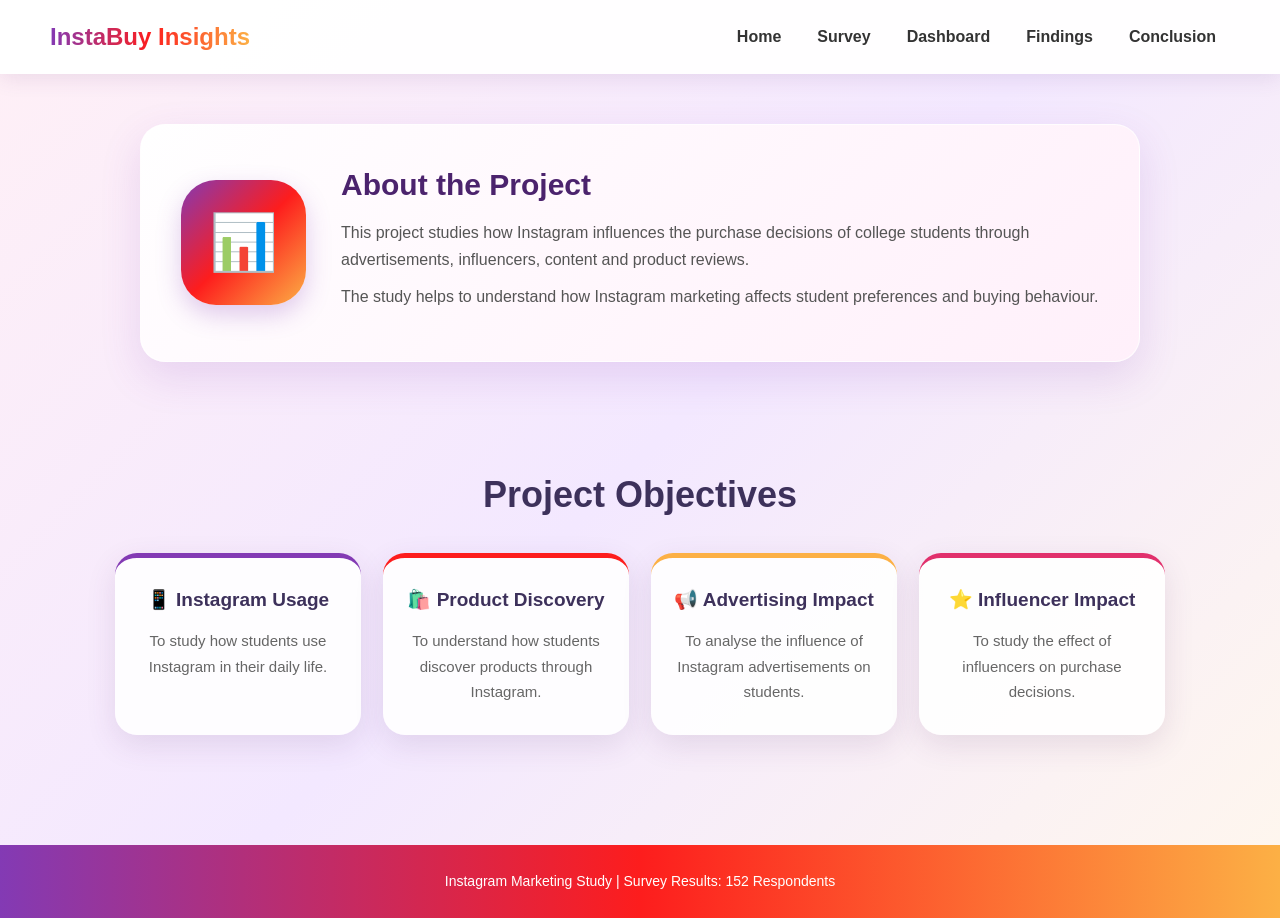
<file: index.html>
<!DOCTYPE html>
<html lang="en">

<head>
    <meta charset="UTF-8">
    <meta name="viewport" content="width=device-width, initial-scale=1.0">

    <title>InstaBuy Insights</title>

    <link rel="stylesheet" href="style.css">
</head>

<body>

    <!-- Navigation Bar -->

    <nav>
        <h2>InstaBuy Insights</h2>

        <div>
    <a href="index.html">Home</a>
    <a href="survey.html">Survey</a>
    <a href="dashboard.html">Dashboard</a>
    <a href="findings.html">Findings</a>
    <a href="conclusion.html">Conclusion</a>
</div>
    </nav>


<!-- About the Project -->

<section class="about-section">

    <div class="about-card">

        <div class="about-icon">
            📊
        </div>

        <div class="about-content">

            <h2>About the Project</h2>

            <p>
                This project studies how Instagram influences
                the purchase decisions of college students through
                advertisements, influencers, content and product reviews.
            </p>

            <p>
                The study helps to understand how Instagram marketing
                affects student preferences and buying behaviour.
            </p>

        </div>

    </div>

</section>



    <!-- Objectives -->

    <section class="objectives">

        <h2>Project Objectives</h2>

        <div class="objective-container">

            <div class="objective-card">
                <h3>📱 Instagram Usage</h3>
                <p>
                    To study how students use Instagram in their daily life.
                </p>
            </div>

            <div class="objective-card">
                <h3>🛍️ Product Discovery</h3>
                <p>
                    To understand how students discover products through Instagram.
                </p>
            </div>

            <div class="objective-card">
                <h3>📢 Advertising Impact</h3>
                <p>
                    To analyse the influence of Instagram advertisements on students.
                </p>
            </div>

            <div class="objective-card">
                <h3>⭐ Influencer Impact</h3>
                <p>
                    To study the effect of influencers on purchase decisions.
                </p>
            </div>

        </div>

    </section>


    <footer>

        <p>
            Instagram Marketing Study | Survey Results: 152 Respondents
        </p>

    </footer>

</body>

</html>
</file>
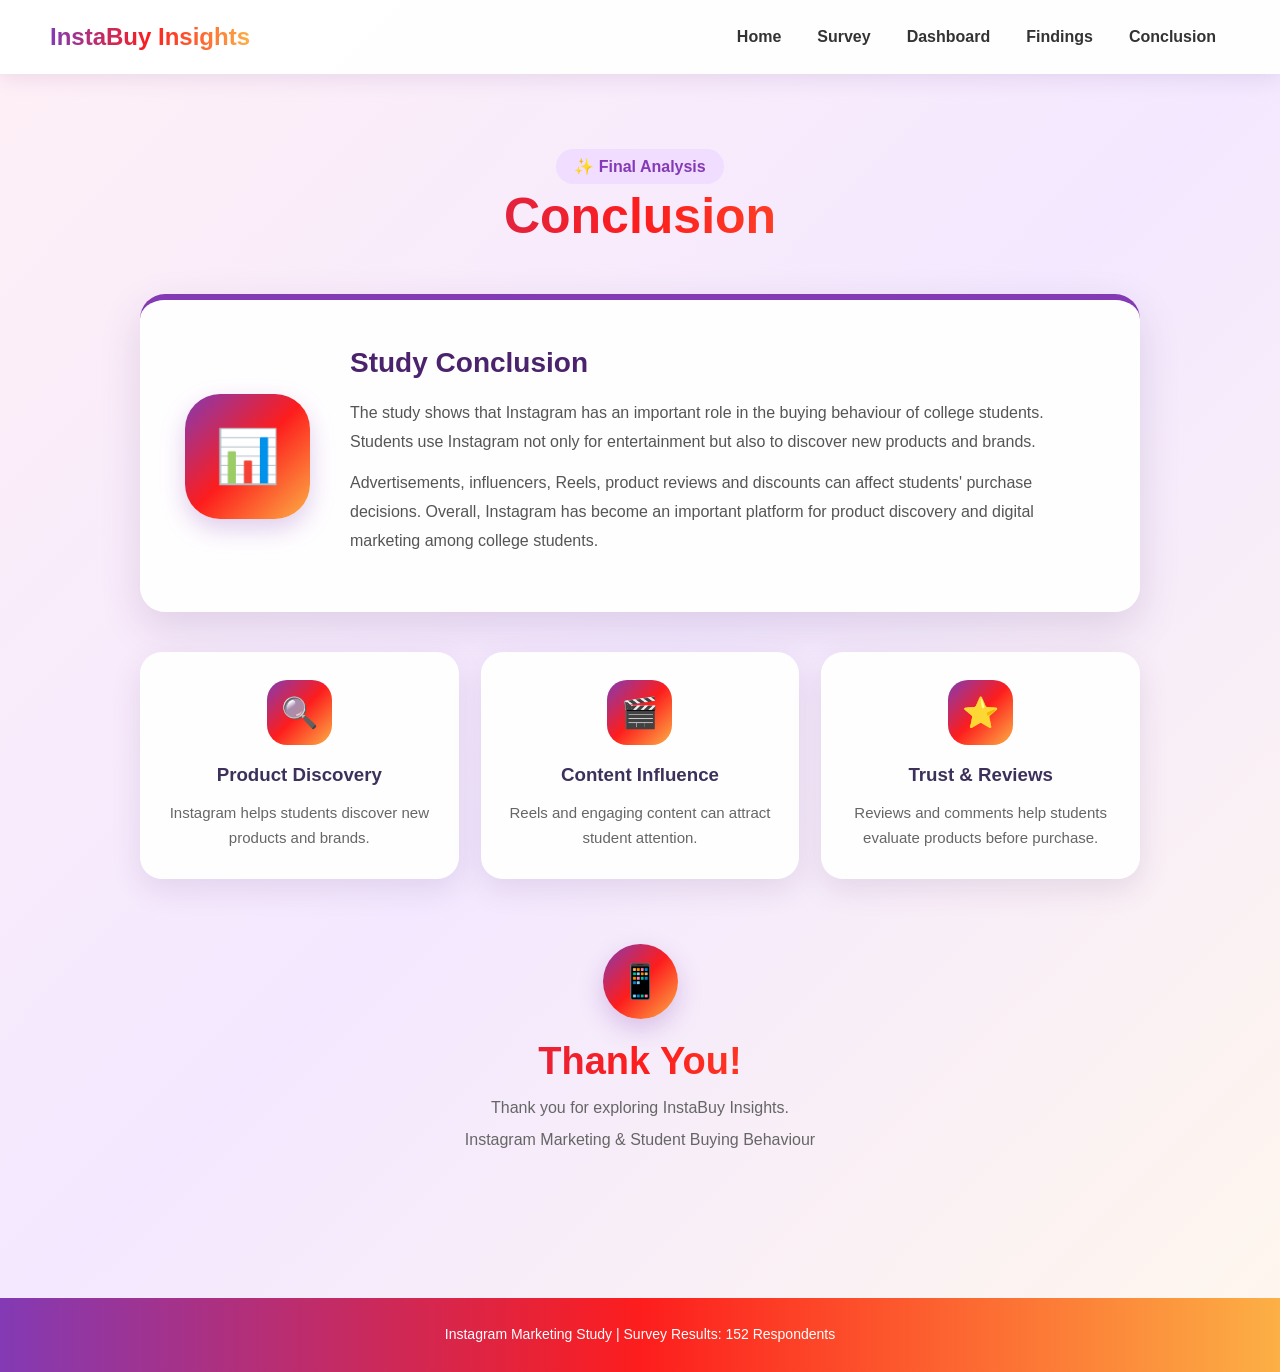
<file: conclusion.html>
<!DOCTYPE html>
<html lang="en">

<head>
    <meta charset="UTF-8">
    <meta name="viewport" content="width=device-width, initial-scale=1.0">

    <title>Conclusion | InstaBuy Insights</title>

    <link rel="stylesheet" href="style.css">
</head>

<body>

    <!-- Navigation -->

    <nav>

        <h2>InstaBuy Insights</h2>

        <div>
            <a href="index.html">Home</a>
            <a href="survey.html">Survey</a>
            <a href="dashboard.html">Dashboard</a>
            <a href="findings.html">Findings</a>
            <a href="conclusion.html">Conclusion</a>
        </div>

    </nav>


    <!-- Conclusion Header -->

    <section class="conclusion">

        <span class="dashboard-tag">
            ✨ Final Analysis
        </span>

        <h1>Conclusion</h1>


        <!-- Main Conclusion Card -->

        <div class="conclusion-card">

            <div class="conclusion-icon">
                📊
            </div>

            <div>

                <h2>Study Conclusion</h2>

                <p>
                    The study shows that Instagram has an important
                    role in the buying behaviour of college students.
                    Students use Instagram not only for entertainment
                    but also to discover new products and brands.
                </p>

                <p>
                    Advertisements, influencers, Reels, product reviews
                    and discounts can affect students' purchase decisions.
                    Overall, Instagram has become an important platform
                    for product discovery and digital marketing among
                    college students.
                </p>

            </div>

        </div>


        <!-- Conclusion Highlights -->

        <div class="conclusion-highlights">

            <div class="highlight-card">

                <div class="highlight-icon">
                    🔍
                </div>

                <h3>Product Discovery</h3>

                <p>
                    Instagram helps students discover
                    new products and brands.
                </p>

            </div>


            <div class="highlight-card">

                <div class="highlight-icon">
                    🎬
                </div>

                <h3>Content Influence</h3>

                <p>
                    Reels and engaging content can attract
                    student attention.
                </p>

            </div>


            <div class="highlight-card">

                <div class="highlight-icon">
                    ⭐
                </div>

                <h3>Trust & Reviews</h3>

                <p>
                    Reviews and comments help students
                    evaluate products before purchase.
                </p>

            </div>

        </div>


        <!-- Thank You -->

        <div class="thank-you">

            <div class="thank-you-icon">
                📱
            </div>

            <h2>Thank You!</h2>

            <p>
                Thank you for exploring InstaBuy Insights.
            </p>

            <p>
                Instagram Marketing & Student Buying Behaviour
            </p>

        </div>

    </section>


    <!-- Footer -->

    <footer>

        <p>
            Instagram Marketing Study | Survey Results: 152 Respondents
        </p>

    </footer>


</body>

</html>
</file>
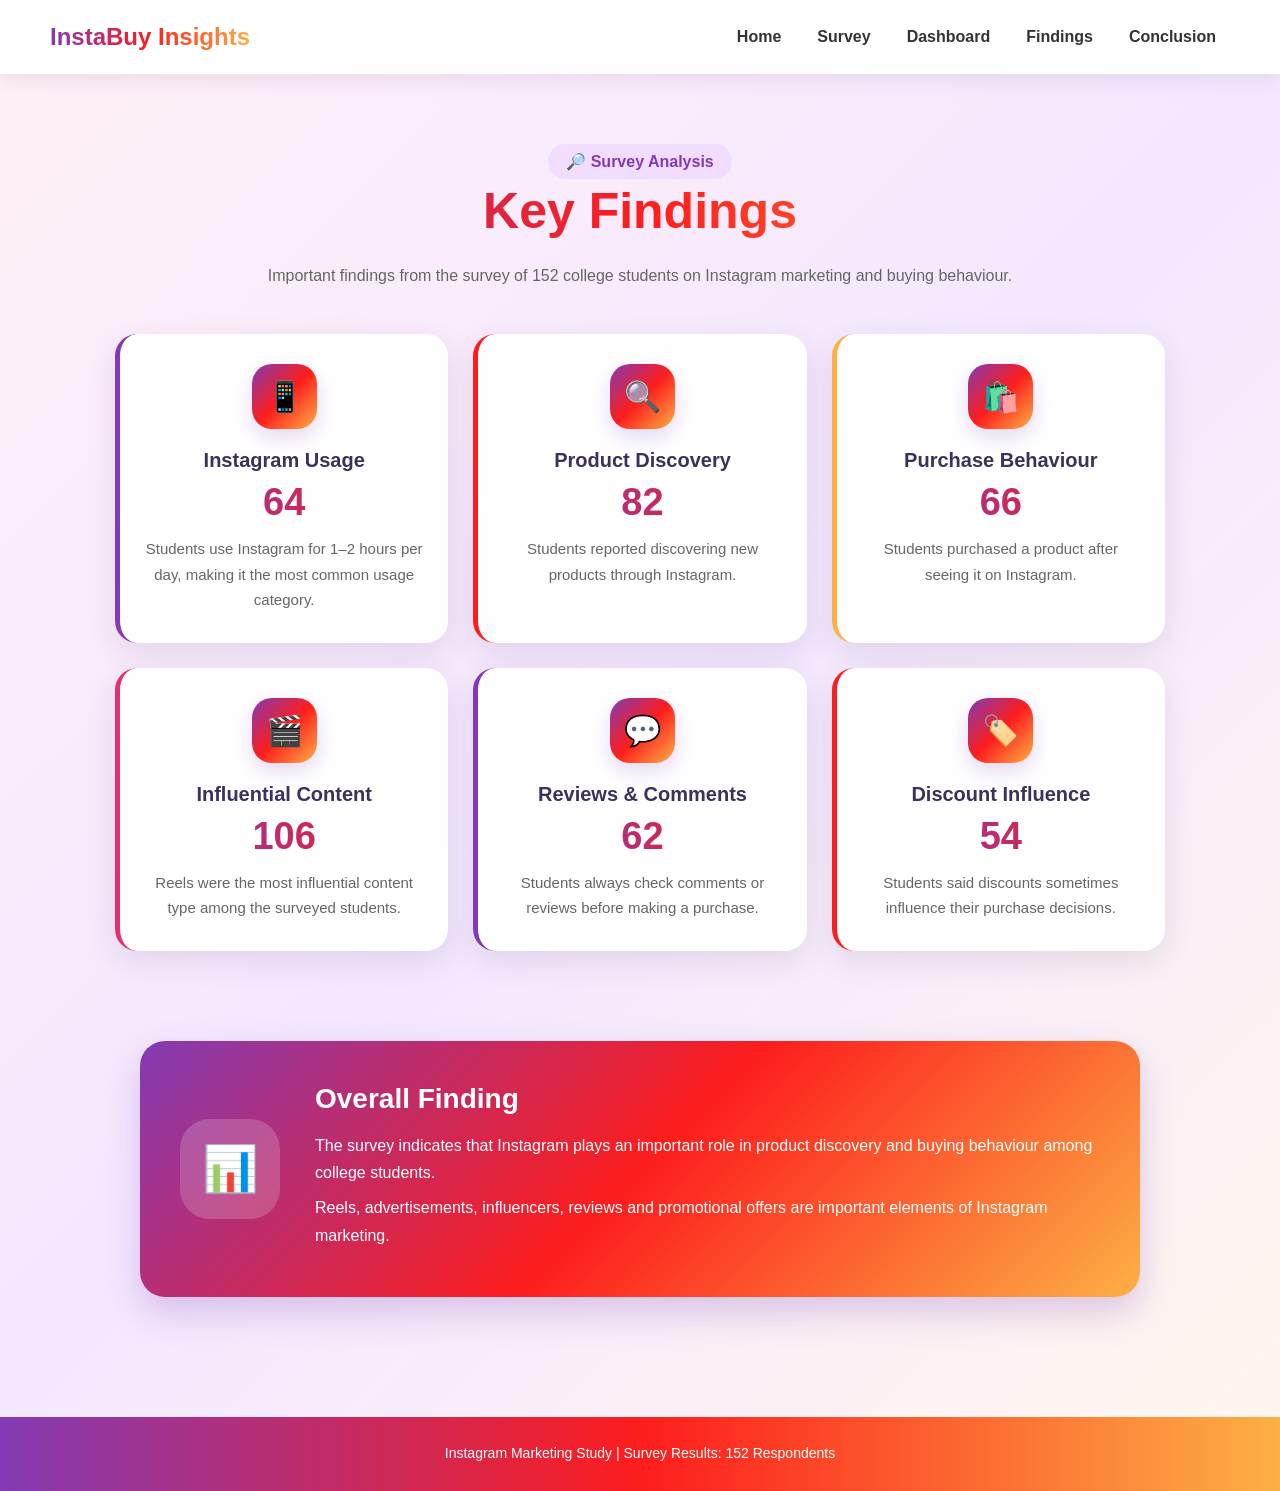
<file: findings.html>
<!DOCTYPE html>
<html lang="en">

<head>
    <meta charset="UTF-8">
    <meta name="viewport" content="width=device-width, initial-scale=1.0">

    <title>Findings | InstaBuy Insights</title>

    <link rel="stylesheet" href="style.css">
</head>

<body>

    <!-- Navigation -->

    <nav>

        <h2>InstaBuy Insights</h2>

        <div>
            <a href="index.html">Home</a>
            <a href="survey.html">Survey</a>
            <a href="dashboard.html">Dashboard</a>
            <a href="findings.html">Findings</a>
            <a href="conclusion.html">Conclusion</a>
        </div>

    </nav>


    <!-- Findings Header -->

    <section class="findings">

        <span class="dashboard-tag">
            🔎 Survey Analysis
        </span>

        <h1>Key Findings</h1>

        <p class="findings-intro">
            Important findings from the survey of 152 college students
            on Instagram marketing and buying behaviour.
        </p>


        <!-- Finding Cards -->

        <div class="finding-container">


            <!-- Finding 1 -->

            <div class="finding-card">

                <div class="finding-icon">
                    📱
                </div>

                <h3>Instagram Usage</h3>

                <div class="finding-number">
                    64
                </div>

                <p>
                    Students use Instagram for 1–2 hours per day,
                    making it the most common usage category.
                </p>

            </div>


            <!-- Finding 2 -->

            <div class="finding-card">

                <div class="finding-icon">
                    🔍
                </div>

                <h3>Product Discovery</h3>

                <div class="finding-number">
                    82
                </div>

                <p>
                    Students reported discovering new products
                    through Instagram.
                </p>

            </div>


            <!-- Finding 3 -->

            <div class="finding-card">

                <div class="finding-icon">
                    🛍️
                </div>

                <h3>Purchase Behaviour</h3>

                <div class="finding-number">
                    66
                </div>

                <p>
                    Students purchased a product after seeing it
                    on Instagram.
                </p>

            </div>


            <!-- Finding 4 -->

            <div class="finding-card">

                <div class="finding-icon">
                    🎬
                </div>

                <h3>Influential Content</h3>

                <div class="finding-number">
                    106
                </div>

                <p>
                    Reels were the most influential content type
                    among the surveyed students.
                </p>

            </div>


            <!-- Finding 5 -->

            <div class="finding-card">

                <div class="finding-icon">
                    💬
                </div>

                <h3>Reviews & Comments</h3>

                <div class="finding-number">
                    62
                </div>

                <p>
                    Students always check comments or reviews
                    before making a purchase.
                </p>

            </div>


            <!-- Finding 6 -->

            <div class="finding-card">

                <div class="finding-icon">
                    🏷️
                </div>

                <h3>Discount Influence</h3>

                <div class="finding-number">
                    54
                </div>

                <p>
                    Students said discounts sometimes influence
                    their purchase decisions.
                </p>

            </div>

        </div>

    </section>


    <!-- Overall Finding -->

    <section class="overall-finding">

        <div class="overall-card">

            <div class="overall-icon">
                📊
            </div>

            <div>

                <h2>Overall Finding</h2>

                <p>
                    The survey indicates that Instagram plays an
                    important role in product discovery and buying
                    behaviour among college students.
                </p>

                <p>
                    Reels, advertisements, influencers, reviews
                    and promotional offers are important elements
                    of Instagram marketing.
                </p>

            </div>

        </div>

    </section>


    <!-- Footer -->

    <footer>

        <p>
            Instagram Marketing Study | Survey Results: 152 Respondents
        </p>

    </footer>


</body>

</html>
</file>
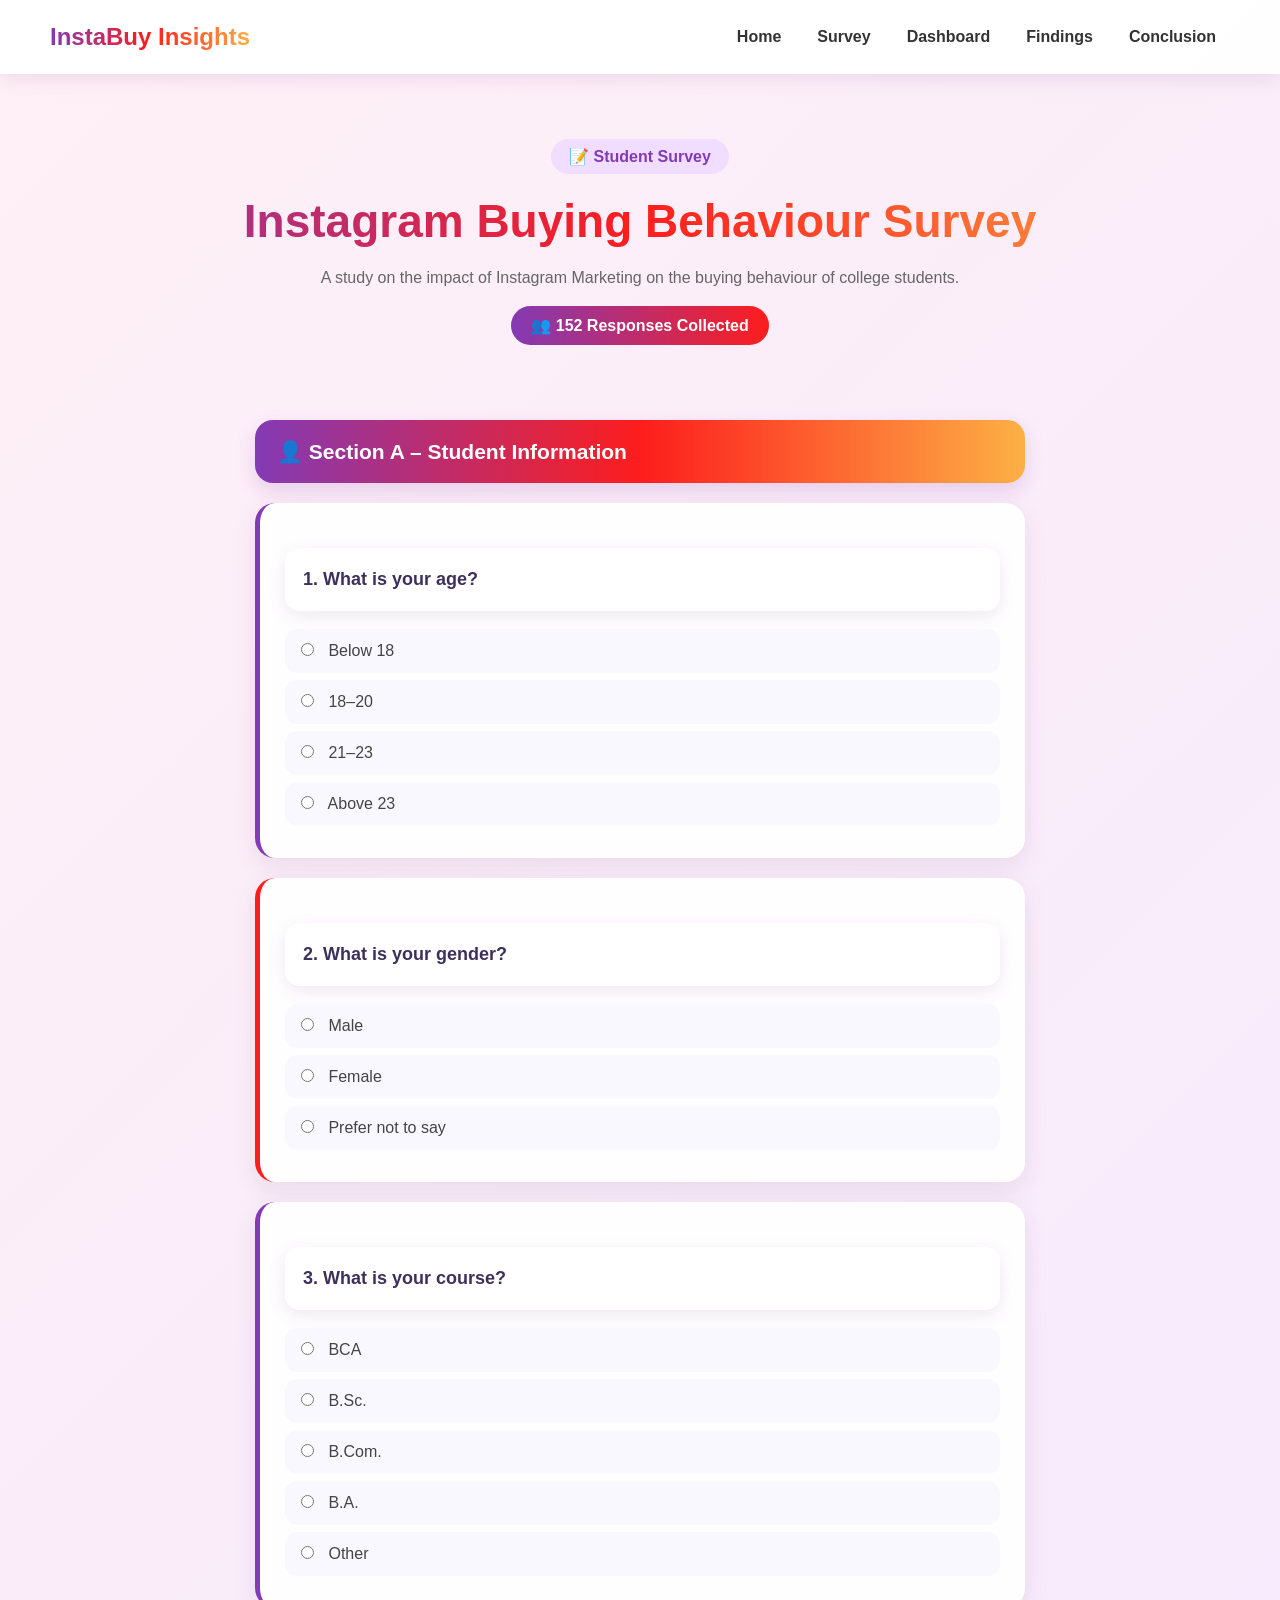
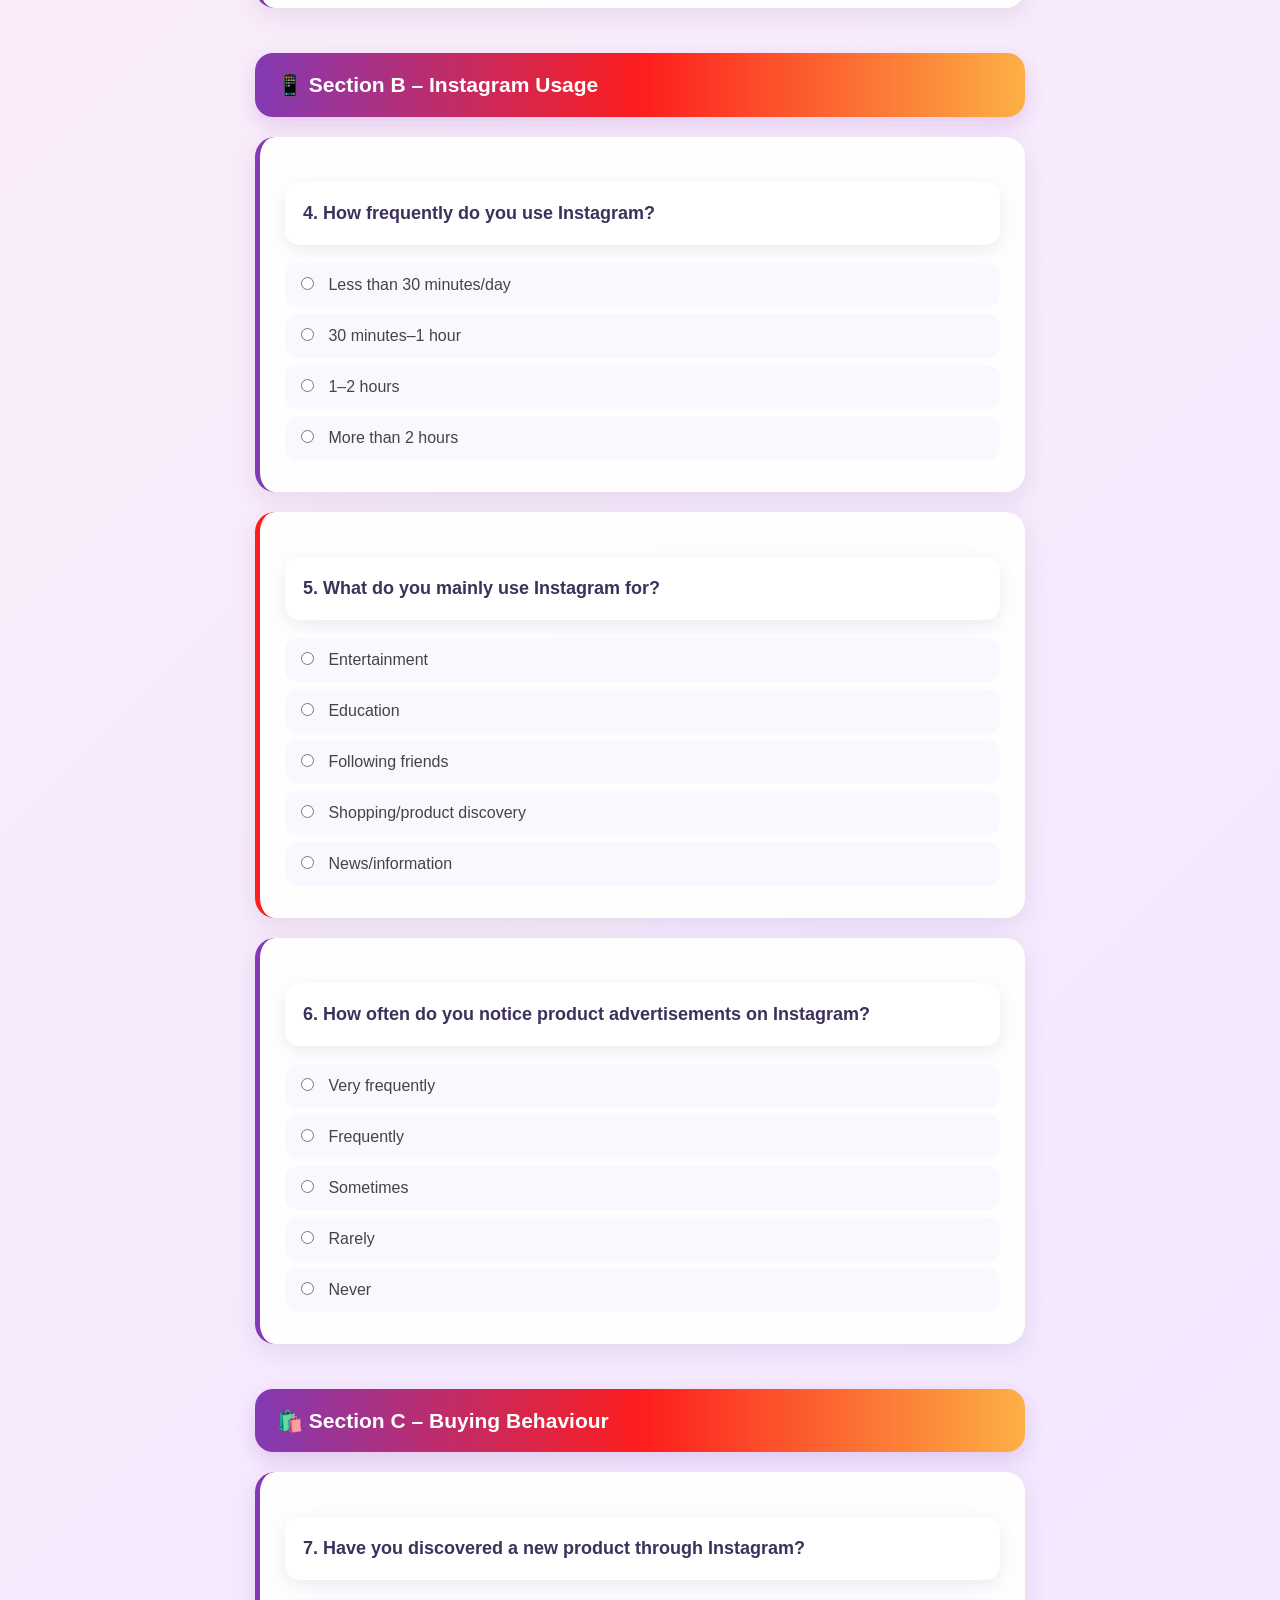
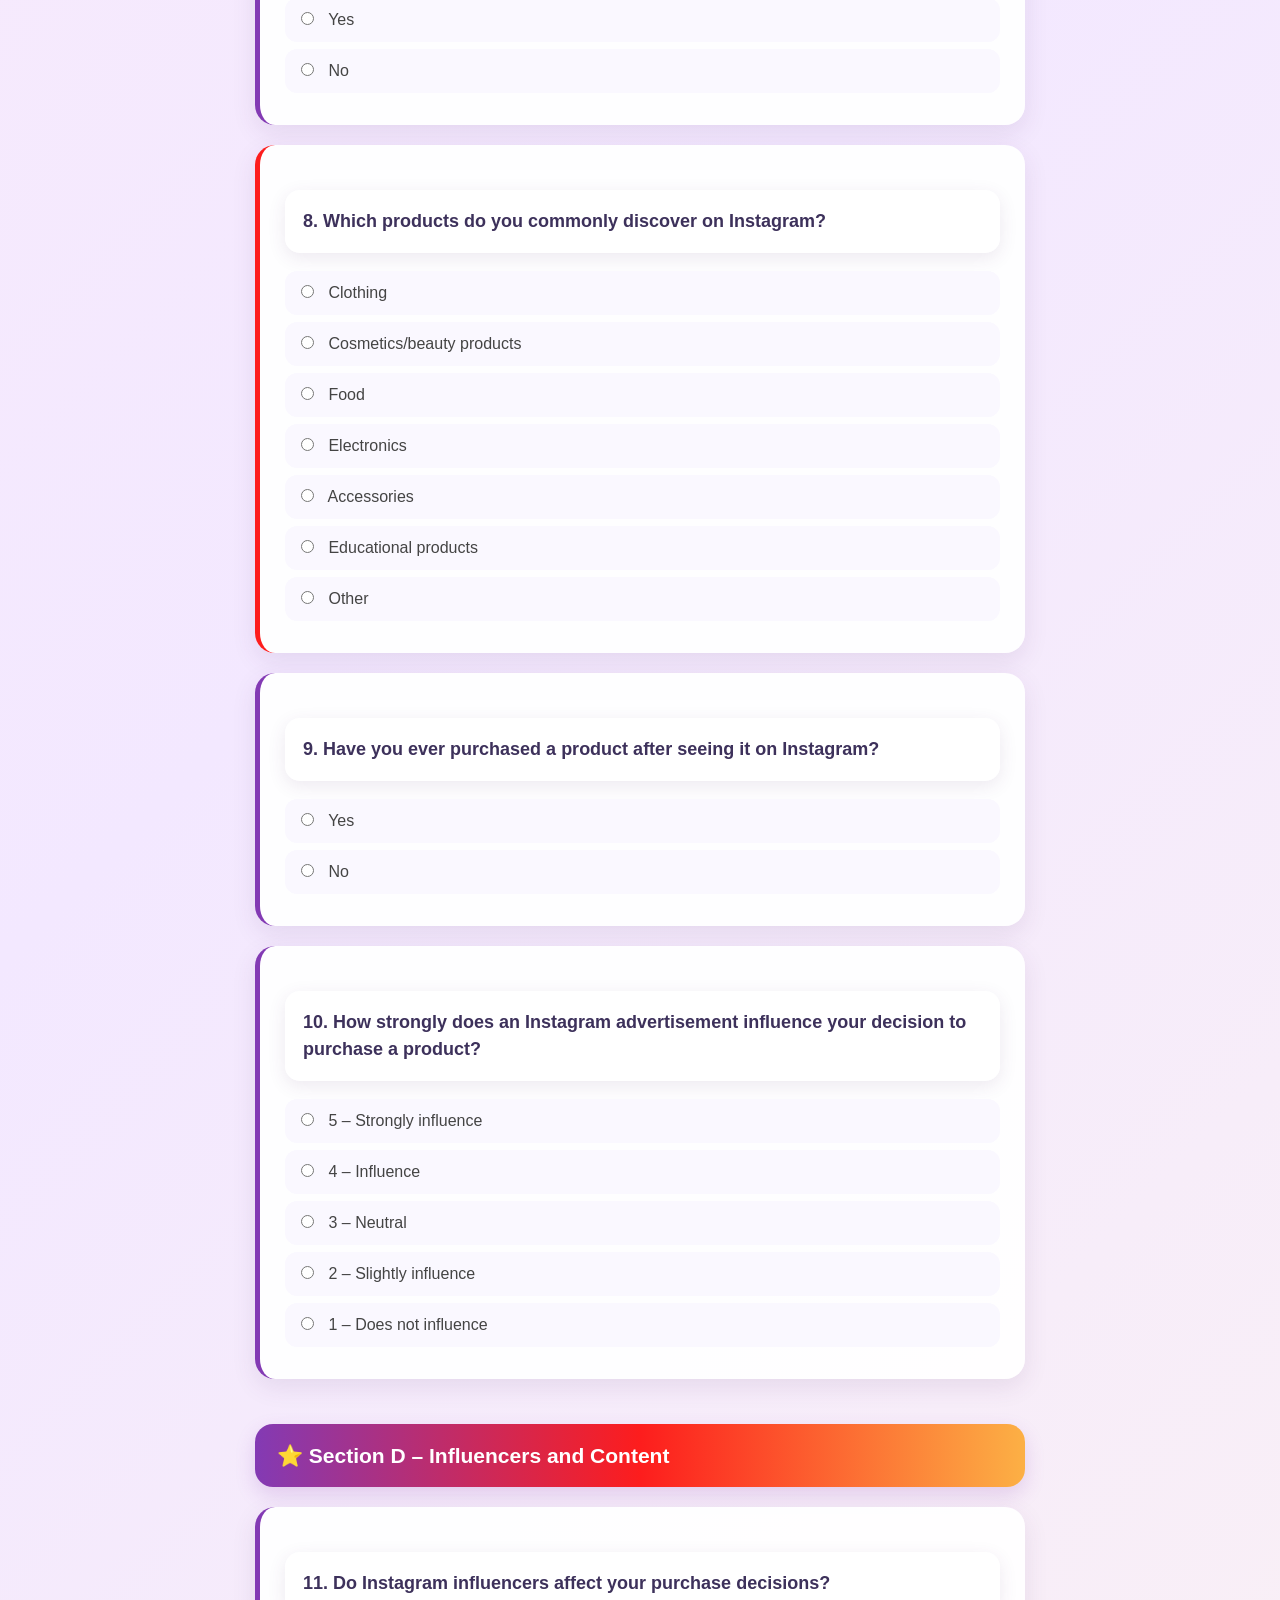
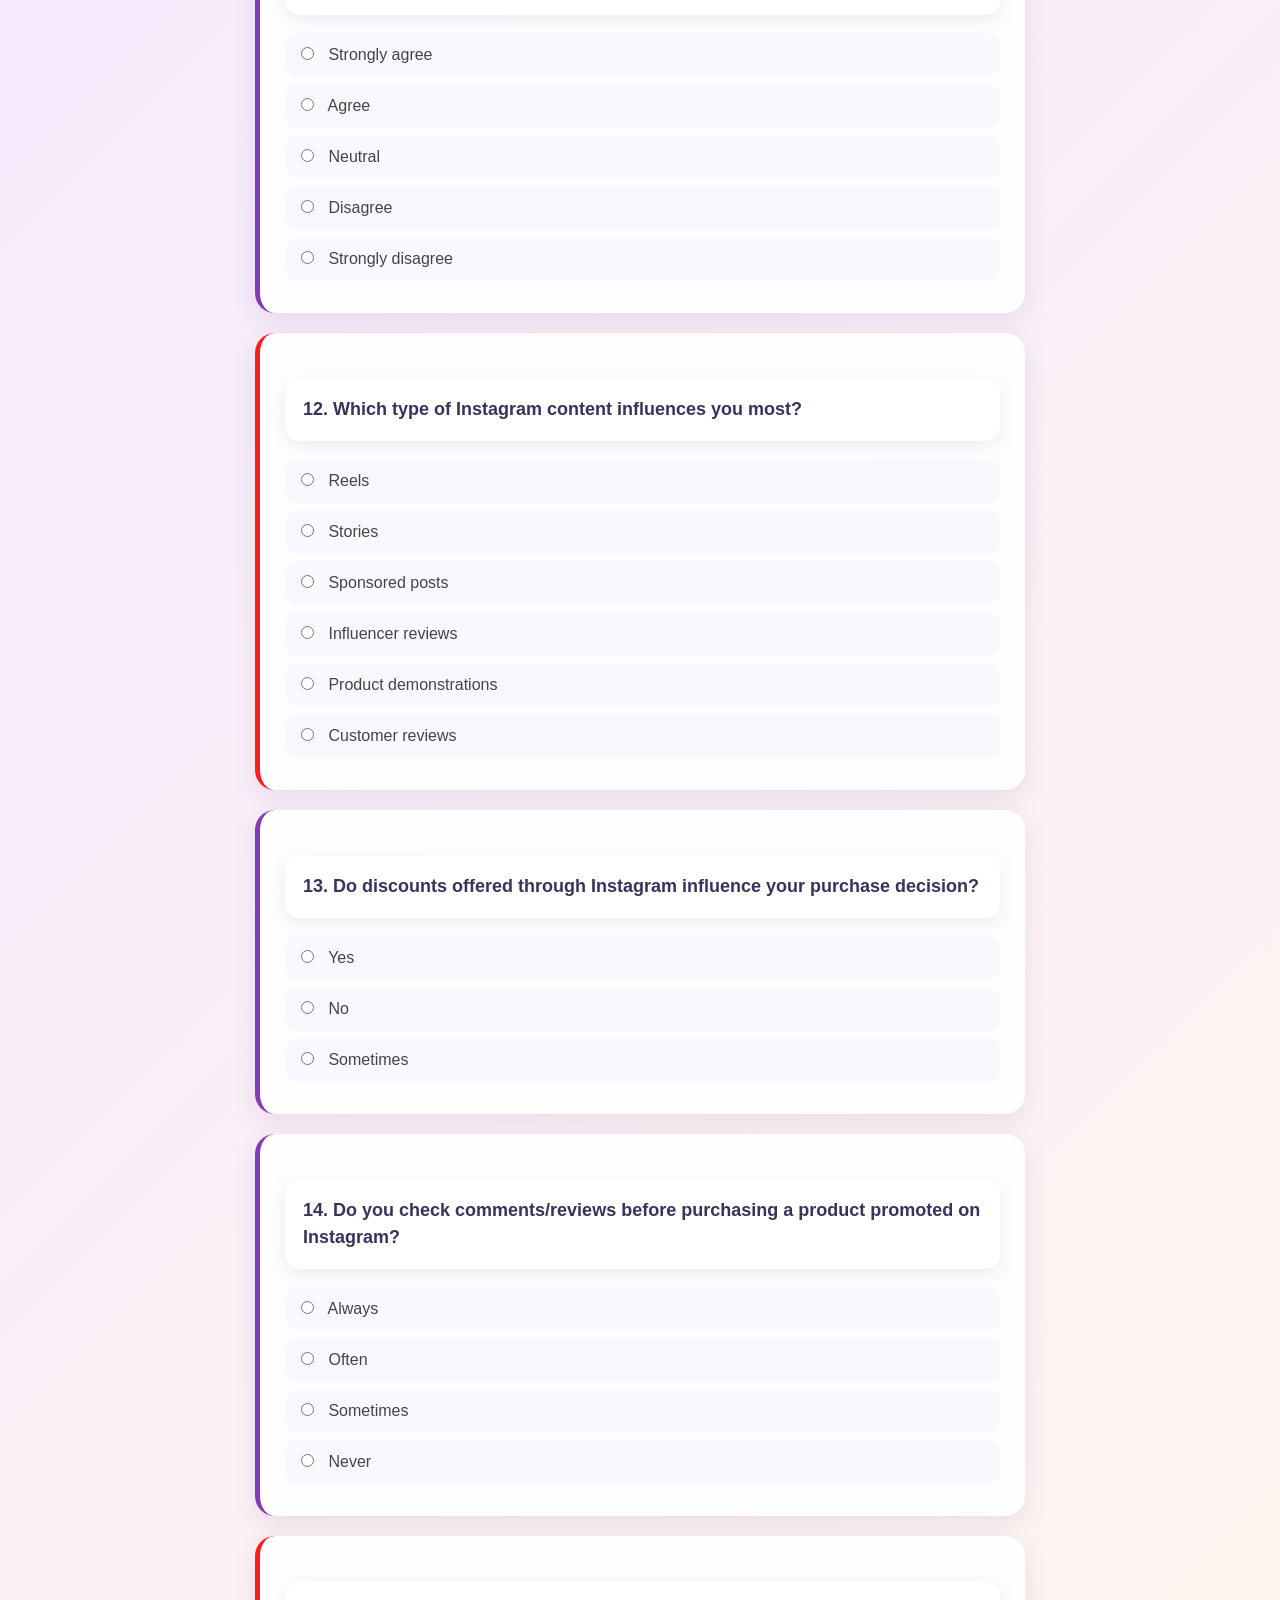
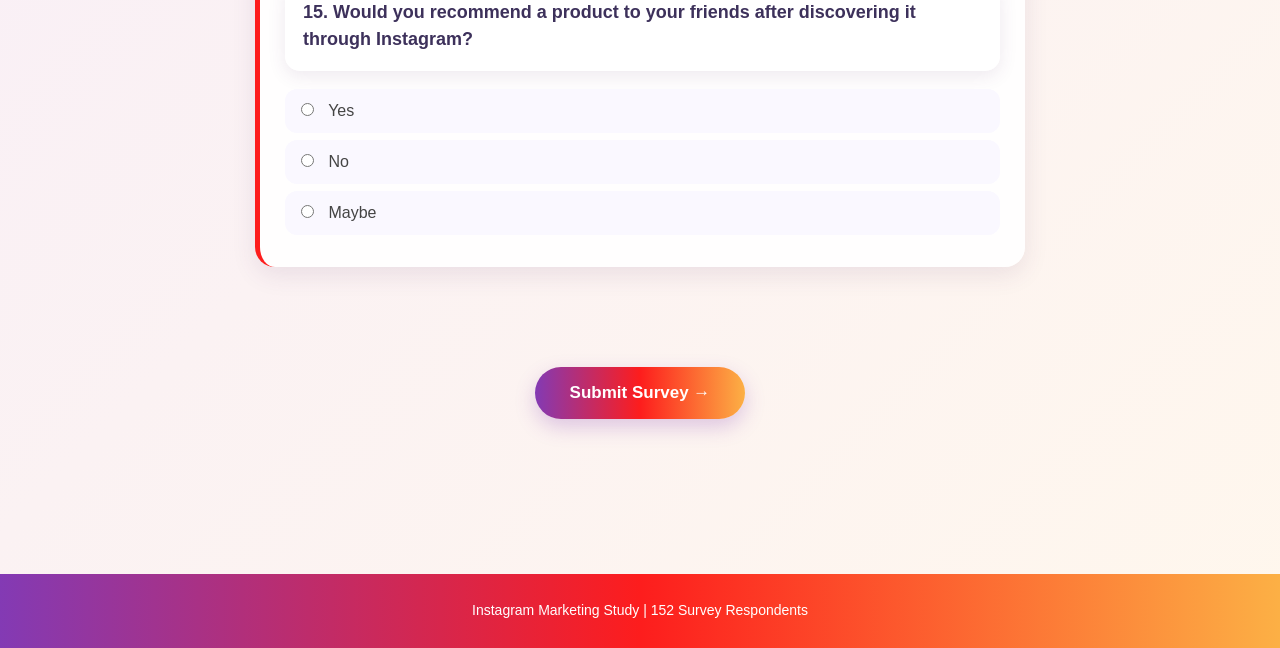
<file: survey.html>
<!DOCTYPE html>
<html lang="en">

<head>
    <meta charset="UTF-8">
    <meta name="viewport" content="width=device-width, initial-scale=1.0">

    <title>Survey | InstaBuy Insights</title>

    <link rel="stylesheet" href="style.css">
</head>

<body>

    <!-- Navigation -->

    <nav>

        <h2>InstaBuy Insights</h2>

        <div>
            <a href="index.html">Home</a>
            <a href="survey.html">Survey</a>
            <a href="dashboard.html">Dashboard</a>
            <a href="findings.html">Findings</a>
            <a href="conclusion.html">Conclusion</a>
        </div>

    </nav>


    <!-- Survey Header -->

    <section class="survey-header">

        <span class="dashboard-tag">
            📝 Student Survey
        </span>

        <h1>Instagram Buying Behaviour Survey</h1>

        <p>
            A study on the impact of Instagram Marketing
            on the buying behaviour of college students.
        </p>

        <div class="respondent-badge">
            👥 152 Responses Collected
        </div>

    </section>


    <!-- Survey Form -->

    <form id="surveyForm">


        <!-- SECTION A -->

        <div class="survey-section">

            <h2>👤 Section A – Student Information</h2>


            <!-- Question 1 -->

            <div class="question-card">

                <h3>1. What is your age?</h3>

                <label>
                    <input type="radio" name="age" value="Below 18" required>
                    Below 18
                </label>

                <label>
                    <input type="radio" name="age" value="18–20">
                    18–20
                </label>

                <label>
                    <input type="radio" name="age" value="21–23">
                    21–23
                </label>

                <label>
                    <input type="radio" name="age" value="Above 23">
                    Above 23
                </label>

            </div>


            <!-- Question 2 -->

            <div class="question-card">

                <h3>2. What is your gender?</h3>

                <label>
                    <input type="radio" name="gender" value="Male" required>
                    Male
                </label>

                <label>
                    <input type="radio" name="gender" value="Female">
                    Female
                </label>

                <label>
                    <input type="radio" name="gender" value="Prefer not to say">
                    Prefer not to say
                </label>

            </div>


            <!-- Question 3 -->

            <div class="question-card">

                <h3>3. What is your course?</h3>

                <label>
                    <input type="radio" name="course" value="BCA" required>
                    BCA
                </label>

                <label>
                    <input type="radio" name="course" value="B.Sc.">
                    B.Sc.
                </label>

                <label>
                    <input type="radio" name="course" value="B.Com.">
                    B.Com.
                </label>

                <label>
                    <input type="radio" name="course" value="B.A.">
                    B.A.
                </label>

                <label>
                    <input type="radio" name="course" value="Other">
                    Other
                </label>

            </div>

        </div>


        <!-- SECTION B -->

        <div class="survey-section">

            <h2>📱 Section B – Instagram Usage</h2>


            <!-- Question 4 -->

            <div class="question-card">

                <h3>4. How frequently do you use Instagram?</h3>

                <label>
                    <input type="radio" name="usage" value="Less than 30 minutes/day" required>
                    Less than 30 minutes/day
                </label>

                <label>
                    <input type="radio" name="usage" value="30 minutes–1 hour">
                    30 minutes–1 hour
                </label>

                <label>
                    <input type="radio" name="usage" value="1–2 hours">
                    1–2 hours
                </label>

                <label>
                    <input type="radio" name="usage" value="More than 2 hours">
                    More than 2 hours
                </label>

            </div>


            <!-- Question 5 -->

            <div class="question-card">

                <h3>5. What do you mainly use Instagram for?</h3>

                <label>
                    <input type="radio" name="purpose" value="Entertainment" required>
                    Entertainment
                </label>

                <label>
                    <input type="radio" name="purpose" value="Education">
                    Education
                </label>

                <label>
                    <input type="radio" name="purpose" value="Following friends">
                    Following friends
                </label>

                <label>
                    <input type="radio" name="purpose" value="Shopping/product discovery">
                    Shopping/product discovery
                </label>

                <label>
                    <input type="radio" name="purpose" value="News/information">
                    News/information
                </label>

            </div>


            <!-- Question 6 -->

            <div class="question-card">

                <h3>
                    6. How often do you notice product advertisements on Instagram?
                </h3>

                <label>
                    <input type="radio" name="ads" value="Very frequently" required>
                    Very frequently
                </label>

                <label>
                    <input type="radio" name="ads" value="Frequently">
                    Frequently
                </label>

                <label>
                    <input type="radio" name="ads" value="Sometimes">
                    Sometimes
                </label>

                <label>
                    <input type="radio" name="ads" value="Rarely">
                    Rarely
                </label>

                <label>
                    <input type="radio" name="ads" value="Never">
                    Never
                </label>

            </div>

        </div>


        <!-- SECTION C -->

        <div class="survey-section">

            <h2>🛍️ Section C – Buying Behaviour</h2>


            <!-- Question 7 -->

            <div class="question-card">

                <h3>
                    7. Have you discovered a new product through Instagram?
                </h3>

                <label>
                    <input type="radio" name="discovered" value="Yes" required>
                    Yes
                </label>

                <label>
                    <input type="radio" name="discovered" value="No">
                    No
                </label>

            </div>


            <!-- Question 8 -->

            <div class="question-card">

                <h3>
                    8. Which products do you commonly discover on Instagram?
                </h3>

                <label>
                    <input type="radio" name="product" value="Clothing" required>
                    Clothing
                </label>

                <label>
                    <input type="radio" name="product" value="Cosmetics/beauty products">
                    Cosmetics/beauty products
                </label>

                <label>
                    <input type="radio" name="product" value="Food">
                    Food
                </label>

                <label>
                    <input type="radio" name="product" value="Electronics">
                    Electronics
                </label>

                <label>
                    <input type="radio" name="product" value="Accessories">
                    Accessories
                </label>

                <label>
                    <input type="radio" name="product" value="Educational products">
                    Educational products
                </label>

                <label>
                    <input type="radio" name="product" value="Other">
                    Other
                </label>

            </div>


            <!-- Question 9 -->

            <div class="question-card">

                <h3>
                    9. Have you ever purchased a product after seeing it on Instagram?
                </h3>

                <label>
                    <input type="radio" name="purchase" value="Yes" required>
                    Yes
                </label>

                <label>
                    <input type="radio" name="purchase" value="No">
                    No
                </label>

            </div>


            <!-- Question 10 -->

            <div class="question-card">

                <h3>
                    10. How strongly does an Instagram advertisement influence your decision to purchase a product?
                </h3>

                <label>
                    <input type="radio" name="influence" value="5" required>
                    5 – Strongly influence
                </label>

                <label>
                    <input type="radio" name="influence" value="4">
                    4 – Influence
                </label>

                <label>
                    <input type="radio" name="influence" value="3">
                    3 – Neutral
                </label>

                <label>
                    <input type="radio" name="influence" value="2">
                    2 – Slightly influence
                </label>

                <label>
                    <input type="radio" name="influence" value="1">
                    1 – Does not influence
                </label>

            </div>

        </div>


        <!-- SECTION D -->

        <div class="survey-section">

            <h2>⭐ Section D – Influencers and Content</h2>


            <!-- Question 11 -->

            <div class="question-card">

                <h3>
                    11. Do Instagram influencers affect your purchase decisions?
                </h3>

                <label>
                    <input type="radio" name="influencer" value="Strongly agree" required>
                    Strongly agree
                </label>

                <label>
                    <input type="radio" name="influencer" value="Agree">
                    Agree
                </label>

                <label>
                    <input type="radio" name="influencer" value="Neutral">
                    Neutral
                </label>

                <label>
                    <input type="radio" name="influencer" value="Disagree">
                    Disagree
                </label>

                <label>
                    <input type="radio" name="influencer" value="Strongly disagree">
                    Strongly disagree
                </label>

            </div>


            <!-- Question 12 -->

            <div class="question-card">

                <h3>
                    12. Which type of Instagram content influences you most?
                </h3>

                <label>
                    <input type="radio" name="content" value="Reels" required>
                    Reels
                </label>

                <label>
                    <input type="radio" name="content" value="Stories">
                    Stories
                </label>

                <label>
                    <input type="radio" name="content" value="Sponsored posts">
                    Sponsored posts
                </label>

                <label>
                    <input type="radio" name="content" value="Influencer reviews">
                    Influencer reviews
                </label>

                <label>
                    <input type="radio" name="content" value="Product demonstrations">
                    Product demonstrations
                </label>

                <label>
                    <input type="radio" name="content" value="Customer reviews">
                    Customer reviews
                </label>

            </div>


            <!-- Question 13 -->

            <div class="question-card">

                <h3>
                    13. Do discounts offered through Instagram influence your purchase decision?
                </h3>

                <label>
                    <input type="radio" name="discount" value="Yes" required>
                    Yes
                </label>

                <label>
                    <input type="radio" name="discount" value="No">
                    No
                </label>

                <label>
                    <input type="radio" name="discount" value="Sometimes">
                    Sometimes
                </label>

            </div>


            <!-- Question 14 -->

            <div class="question-card">

                <h3>
                    14. Do you check comments/reviews before purchasing a product promoted on Instagram?
                </h3>

                <label>
                    <input type="radio" name="reviews" value="Always" required>
                    Always
                </label>

                <label>
                    <input type="radio" name="reviews" value="Often">
                    Often
                </label>

                <label>
                    <input type="radio" name="reviews" value="Sometimes">
                    Sometimes
                </label>

                <label>
                    <input type="radio" name="reviews" value="Never">
                    Never
                </label>

            </div>


            <!-- Question 15 -->

            <div class="question-card">

                <h3>
                    15. Would you recommend a product to your friends after discovering it through Instagram?
                </h3>

                <label>
                    <input type="radio" name="recommend" value="Yes" required>
                    Yes
                </label>

                <label>
                    <input type="radio" name="recommend" value="No">
                    No
                </label>

                <label>
                    <input type="radio" name="recommend" value="Maybe">
                    Maybe
                </label>

            </div>

        </div>


        <!-- Submit -->

        <div class="survey-submit">

            <button type="submit">
                Submit Survey →
            </button>

        </div>

    </form>


    <!-- Footer -->

    <footer>

        <p>
            Instagram Marketing Study | 152 Survey Respondents
        </p>

    </footer>


    <script>

        document.getElementById("surveyForm").addEventListener("submit", function(event) {

            event.preventDefault();

            alert(
                "Thank you for participating in the Instagram Buying Behaviour Survey!"
            );

        });

    </script>

</body>

</html>
</file>
<file: style.css>
/* ===== RESET ===== */

* {
    margin: 0;
    padding: 0;
    box-sizing: border-box;
}

html {
    scroll-behavior: smooth;
}

body {
    font-family: Arial, sans-serif;
    background: linear-gradient(135deg, #fff0f6, #f3e8ff, #fff7ed);
    color: #222;
    min-height: 100vh;
}


/* ===== NAVIGATION ===== */

nav {
    background: rgba(255, 255, 255, 0.95);
    padding: 18px 50px;
    display: flex;
    justify-content: space-between;
    align-items: center;
    position: sticky;
    top: 0;
    z-index: 1000;
    box-shadow: 0 4px 20px rgba(100, 50, 120, 0.12);
}

nav h2 {
    margin: 0;
    font-size: 24px;
    font-weight: 800;
    background: linear-gradient(90deg, #833ab4, #fd1d1d, #fcb045);
    -webkit-background-clip: text;
    -webkit-text-fill-color: transparent;
}

nav div {
    display: flex;
    align-items: center;
    gap: 8px;
}

nav a {
    text-decoration: none;
    color: #333;
    font-weight: 600;
    padding: 10px 14px;
    border-radius: 20px;
    transition: 0.3s;
}

nav a:hover {
    color: white;
    background: linear-gradient(90deg, #833ab4, #fd1d1d, #fcb045);
    transform: translateY(-2px);
}


/* ===== GENERAL TEXT ===== */

h1,
h2,
h3 {
    line-height: 1.3;
}

p {
    line-height: 1.7;
}


/* ===== HOME PAGE ===== */

.hero {
    padding: 100px 20px 70px;
    text-align: center;
    position: relative;
}

.hero h1 {
    margin: 0;
    font-size: 58px;
    font-weight: 800;
    background: linear-gradient(
        90deg,
        #833ab4,
        #fd1d1d,
        #fcb045
    );
    -webkit-background-clip: text;
    -webkit-text-fill-color: transparent;
}

.hero h2 {
    margin: 18px 0;
    font-size: 30px;
    color: #3d315b;
}

.hero p {
    max-width: 750px;
    margin: 20px auto;
    font-size: 18px;
    color: #555;
}


/* ===== BUTTONS ===== */

button {
    border: none;
    padding: 14px 28px;
    border-radius: 30px;
    background: linear-gradient(90deg, #833ab4, #fd1d1d, #fcb045);
    color: white;
    font-size: 16px;
    font-weight: bold;
    cursor: pointer;
    transition: 0.3s;
    box-shadow: 0 8px 20px rgba(131, 58, 180, 0.25);
}

button:hover {
    transform: translateY(-3px);
    box-shadow: 0 12px 25px rgba(131, 58, 180, 0.3);
}

.buttons {
    margin-top: 30px;
}

.buttons button {
    margin: 8px;
}


/* ===== ABOUT ===== */

.about-section {
    padding: 50px 20px;
}

.about-card {
    max-width: 1000px;
    margin: auto;
    padding: 40px;
    border-radius: 25px;

    background: linear-gradient(
        135deg,
        rgba(255,255,255,0.95),
        rgba(255,240,250,0.95)
    );

    display: flex;
    align-items: center;
    gap: 35px;

    box-shadow: 0 15px 40px rgba(131, 58, 180, 0.15);
    border: 1px solid rgba(255,255,255,0.8);

    transition: 0.3s;
}

.about-card:hover {
    transform: translateY(-5px);
}

.about-icon {
    width: 125px;
    height: 125px;
    flex-shrink: 0;

    border-radius: 35px;

    display: flex;
    align-items: center;
    justify-content: center;

    font-size: 55px;

    background: linear-gradient(
        135deg,
        #833ab4,
        #fd1d1d,
        #fcb045
    );

    box-shadow: 0 10px 25px rgba(131, 58, 180, 0.25);
}

.about-content {
    text-align: left;
}

.about-content h2 {
    margin: 0 0 15px;
    font-size: 30px;
    color: #4b236d;
}

.about-content p {
    margin: 10px 0;
    font-size: 16px;
    color: #555;
}


/* ===== OBJECTIVES ===== */

.info,
.objectives {
    padding: 60px 20px;
    text-align: center;
}

.objectives > h2 {
    font-size: 36px;
    margin-bottom: 35px;
    color: #3d315b;
}

.objective-container {
    max-width: 1050px;
    margin: auto;

    display: grid;
    grid-template-columns: repeat(4, 1fr);
    gap: 22px;
}

.objective-card {
    background: rgba(255,255,255,0.92);
    padding: 30px 22px;
    border-radius: 22px;

    box-shadow: 0 10px 30px rgba(90, 50, 110, 0.12);

    border-top: 5px solid #833ab4;

    transition: 0.3s;
}

.objective-card:nth-child(2) {
    border-top-color: #fd1d1d;
}

.objective-card:nth-child(3) {
    border-top-color: #fcb045;
}

.objective-card:nth-child(4) {
    border-top-color: #e1306c;
}

.objective-card:hover {
    transform: translateY(-8px);
    box-shadow: 0 15px 35px rgba(90, 50, 110, 0.18);
}

.objective-card h3 {
    margin-bottom: 15px;
    font-size: 19px;
    color: #3d315b;
}

.objective-card p {
    font-size: 15px;
    color: #666;
}


/* ===== DASHBOARD ===== */

.dashboard {
    max-width: 1100px;
    margin: 40px auto;
    padding: 20px;

    display: grid;
    grid-template-columns: repeat(4, 1fr);
    gap: 22px;
}

.card,
.dashboard-card {
    background: rgba(255,255,255,0.95);
    padding: 28px 20px;
    border-radius: 22px;

    text-align: center;

    box-shadow: 0 10px 30px rgba(90, 50, 110, 0.12);

    transition: 0.3s;
}

.card:hover,
.dashboard-card:hover {
    transform: translateY(-7px);
}

.card h3,
.dashboard-card h3 {
    font-size: 17px;
    margin-bottom: 12px;
    color: #555;
}

.card p,
.dashboard-card p {
    font-size: 32px;
    font-weight: 800;

    background: linear-gradient(
        90deg,
        #833ab4,
        #fd1d1d
    );

    -webkit-background-clip: text;
    -webkit-text-fill-color: transparent;

    margin: 0;
}


/* ===== DASHBOARD HEADER ===== */

.dashboard-header {
    text-align: center;
    padding: 65px 20px 25px;
}

.dashboard-header h1 {
    font-size: 46px;
    margin: 10px 0;
    background: linear-gradient(
        90deg,
        #833ab4,
        #fd1d1d,
        #fcb045
    );

    -webkit-background-clip: text;
    -webkit-text-fill-color: transparent;
}

.dashboard-header p {
    color: #666;
}

.dashboard-tag {
    display: inline-block;
    padding: 8px 18px;
    border-radius: 25px;

    background: #f0ddff;
    color: #833ab4;

    font-weight: bold;
}

.respondent-badge {
    display: inline-block;
    margin-top: 15px;
    padding: 10px 20px;

    border-radius: 25px;

    background: linear-gradient(
        90deg,
        #833ab4,
        #fd1d1d
    );

    color: white;
    font-weight: bold;
}


/* ===== CHARTS ===== */

.chart-box {
    width: 450px;
    min-height: 450px;

    margin: 40px auto;

    background: rgba(255,255,255,0.95);

    padding: 30px;

    border-radius: 25px;

    box-shadow: 0 10px 30px rgba(90, 50, 110, 0.12);
}

.chart-box h2 {
    margin: 0 0 25px;
    text-align: center;
    font-size: 22px;
    color: #3d315b;
}

.chart-box canvas {
    max-width: 350px;
    max-height: 350px;
    margin: auto;
}

.dashboard-charts {
    max-width: 1100px;
    margin: 20px auto 50px;

    display: grid;
    grid-template-columns: repeat(2, 1fr);
    gap: 25px;

    padding: 20px;
}


/* ===== INSIGHTS ===== */

.insight-box {
    max-width: 1000px;
    margin: 30px auto 60px;
    padding: 35px;

    border-radius: 25px;

    background: linear-gradient(
        135deg,
        #833ab4,
        #fd1d1d,
        #fcb045
    );

    color: white;

    box-shadow: 0 15px 35px rgba(131, 58, 180, 0.25);
}

.insight-box h2 {
    margin-bottom: 25px;
}

.insight-item {
    background: rgba(255,255,255,0.16);
    padding: 18px;
    margin: 12px 0;
    border-radius: 15px;
}


/* ===== FINDINGS ===== */

.findings {
    padding: 70px 20px;
    text-align: center;
}

.findings h1 {
    margin: 0;
    font-size: 50px;

    background: linear-gradient(
        90deg,
        #833ab4,
        #fd1d1d,
        #fcb045
    );

    -webkit-background-clip: text;
    -webkit-text-fill-color: transparent;
}

.findings-intro {
    margin: 18px auto 45px;
    color: #666;
}

.finding-container {
    max-width: 1050px;
    margin: auto;

    display: grid;
    grid-template-columns: repeat(3, 1fr);
    gap: 25px;
}

.finding-card {
    background: rgba(255,255,255,0.95);

    padding: 30px 25px;

    border-radius: 22px;

    box-shadow: 0 10px 30px rgba(90, 50, 110, 0.12);

    min-height: 190px;

    transition: 0.3s;

    border-left: 5px solid #833ab4;
}

.finding-card:nth-child(2) {
    border-left-color: #fd1d1d;
}

.finding-card:nth-child(3) {
    border-left-color: #fcb045;
}

.finding-card:nth-child(4) {
    border-left-color: #e1306c;
}

.finding-card:nth-child(5) {
    border-left-color: #833ab4;
}

.finding-card:nth-child(6) {
    border-left-color: #fd1d1d;
}

.finding-card:hover {
    transform: translateY(-8px);
    box-shadow: 0 15px 35px rgba(90, 50, 110, 0.18);
}

.finding-card h3 {
    font-size: 20px;
    margin-bottom: 18px;
    color: #3d315b;
}

.finding-card p {
    font-size: 15px;
    color: #666;
}


/* ===== CONCLUSION ===== */

.conclusion {
    padding: 75px 20px;
    text-align: center;
}

.conclusion > h1 {
    margin: 0 0 45px;
    font-size: 50px;

    background: linear-gradient(
        90deg,
        #833ab4,
        #fd1d1d,
        #fcb045
    );

    -webkit-background-clip: text;
    -webkit-text-fill-color: transparent;
}

.conclusion-card {
    max-width: 1000px;
    margin: auto;

    padding: 45px;

    background: rgba(255,255,255,0.95);

    border-radius: 25px;

    display: flex;
    align-items: center;
    gap: 40px;

    text-align: left;

    box-shadow: 0 15px 40px rgba(90, 50, 110, 0.15);

    border-top: 6px solid #833ab4;
}

.conclusion-icon {
    width: 125px;
    height: 125px;

    border-radius: 35px;

    flex-shrink: 0;

    display: flex;
    align-items: center;
    justify-content: center;

    font-size: 52px;

    background: linear-gradient(
        135deg,
        #833ab4,
        #fd1d1d,
        #fcb045
    );

    box-shadow: 0 10px 25px rgba(131, 58, 180, 0.25);
}

.conclusion-card h2 {
    margin: 0 0 18px;
    color: #4b236d;
    font-size: 28px;
}

.conclusion-card p {
    font-size: 16px;
    line-height: 1.8;
    margin: 12px 0;
    color: #555;
}

.thank-you {
    margin-top: 60px;
}

.thank-you h2 {
    font-size: 36px;

    background: linear-gradient(
        90deg,
        #833ab4,
        #fd1d1d,
        #fcb045
    );

    -webkit-background-clip: text;
    -webkit-text-fill-color: transparent;
}

.thank-you p {
    margin-top: 10px;
    color: #666;
}


/* ===== SURVEY ===== */

form {
    max-width: 850px;
    margin: 40px auto;
    text-align: left;
    padding: 0 20px;
}

form h2 {
    background: linear-gradient(
        90deg,
        #833ab4,
        #fd1d1d
    );

    color: white;

    padding: 16px 20px;

    border-radius: 15px;

    margin-top: 35px;
}

form h3 {
    background: rgba(255,255,255,0.95);

    padding: 18px;

    margin-top: 20px;

    border-radius: 15px;

    box-shadow: 0 5px 18px rgba(90, 50, 110, 0.10);

    color: #3d315b;
}

form label {
    display: block;

    background: rgba(255,255,255,0.9);

    padding: 13px 18px;

    margin: 7px 0;

    border-radius: 12px;

    transition: 0.2s;
}

form label:hover {
    background: #f6eaff;
    transform: translateX(3px);
}

form input {
    margin-right: 10px;
}

form button {
    display: block;
    margin: 35px auto;
}


/* ===== FOOTER ===== */

footer {
    margin-top: 50px;

    padding: 25px;

    background: linear-gradient(
        90deg,
        #833ab4,
        #fd1d1d,
        #fcb045
    );

    color: white;

    text-align: center;
}

footer p {
    margin: 0;
    max-width: none;
    font-size: 14px;
}


/* ===== MOBILE RESPONSIVE ===== */

@media (max-width: 900px) {

    .objective-container {
        grid-template-columns: repeat(2, 1fr);
    }

    .dashboard {
        grid-template-columns: repeat(2, 1fr);
    }

    .finding-container {
        grid-template-columns: repeat(2, 1fr);
    }

    .dashboard-charts {
        grid-template-columns: 1fr;
    }

    nav {
        padding: 15px 20px;
    }

    nav div {
        flex-wrap: wrap;
        justify-content: flex-end;
    }

}


@media (max-width: 700px) {

    nav {
        flex-direction: column;
        gap: 15px;
    }

    nav div {
        justify-content: center;
    }

    nav a {
        margin: 2px;
        padding: 8px 10px;
        font-size: 14px;
    }

    .hero h1 {
        font-size: 40px;
    }

    .hero h2 {
        font-size: 23px;
    }

    .about-card {
        flex-direction: column;
        text-align: center;
    }

    .about-content {
        text-align: center;
    }

    .objective-container {
        grid-template-columns: 1fr;
    }

    .dashboard {
        grid-template-columns: 1fr;
    }

    .finding-container {
        grid-template-columns: 1fr;
    }

    .chart-box {
        width: 92%;
        min-height: auto;
    }

    .conclusion-card {
        flex-direction: column;
        text-align: center;
    }

    .conclusion {
        padding-top: 50px;
    }

}

/* ===== ENHANCED FINDINGS ===== */

.finding-icon {
    width: 65px;
    height: 65px;
    margin: 0 auto 18px;

    display: flex;
    align-items: center;
    justify-content: center;

    border-radius: 20px;

    font-size: 30px;

    background: linear-gradient(
        135deg,
        #833ab4,
        #fd1d1d,
        #fcb045
    );

    box-shadow: 0 8px 20px rgba(131, 58, 180, 0.2);
}

.finding-number {
    font-size: 38px;
    font-weight: 800;
    margin: 8px 0 12px;

    background: linear-gradient(
        90deg,
        #833ab4,
        #fd1d1d
    );

    -webkit-background-clip: text;
    -webkit-text-fill-color: transparent;
}

.finding-card h3 {
    margin-bottom: 5px;
}


/* ===== OVERALL FINDING ===== */

.overall-finding {
    padding: 20px 20px 70px;
}

.overall-card {
    max-width: 1000px;
    margin: auto;

    padding: 40px;

    display: flex;
    align-items: center;
    gap: 35px;

    background: linear-gradient(
        135deg,
        #833ab4,
        #fd1d1d,
        #fcb045
    );

    color: white;

    border-radius: 25px;

    box-shadow: 0 15px 35px rgba(131, 58, 180, 0.25);
}

.overall-icon {
    width: 100px;
    height: 100px;

    flex-shrink: 0;

    display: flex;
    align-items: center;
    justify-content: center;

    background: rgba(255,255,255,0.18);

    border-radius: 30px;

    font-size: 45px;
}

.overall-card h2 {
    margin: 0 0 15px;
    font-size: 28px;
}

.overall-card p {
    margin: 8px 0;
    font-size: 16px;
    line-height: 1.7;
}


/* ===== MOBILE FINDINGS ===== */

@media (max-width: 700px) {

    .overall-card {
        flex-direction: column;
        text-align: center;
    }

    .finding-number {
        font-size: 34px;
    }

}

/* ===== CONCLUSION HIGHLIGHTS ===== */

.conclusion-highlights {
    max-width: 1000px;
    margin: 40px auto 0;

    display: grid;
    grid-template-columns: repeat(3, 1fr);
    gap: 22px;
}

.highlight-card {
    background: rgba(255,255,255,0.95);

    padding: 28px 22px;

    border-radius: 22px;

    text-align: center;

    box-shadow: 0 10px 30px rgba(90, 50, 110, 0.12);

    transition: 0.3s;
}

.highlight-card:hover {
    transform: translateY(-7px);
}

.highlight-icon {
    width: 65px;
    height: 65px;

    margin: 0 auto 18px;

    display: flex;
    align-items: center;
    justify-content: center;

    border-radius: 20px;

    font-size: 30px;

    background: linear-gradient(
        135deg,
        #833ab4,
        #fd1d1d,
        #fcb045
    );
}

.highlight-card h3 {
    margin-bottom: 12px;
    color: #3d315b;
}

.highlight-card p {
    font-size: 15px;
    color: #666;
}


/* ===== THANK YOU ===== */

.thank-you {
    margin: 65px auto 20px;
    text-align: center;
}

.thank-you-icon {
    width: 75px;
    height: 75px;

    margin: 0 auto 18px;

    display: flex;
    align-items: center;
    justify-content: center;

    border-radius: 50%;

    font-size: 34px;

    background: linear-gradient(
        135deg,
        #833ab4,
        #fd1d1d,
        #fcb045
    );

    box-shadow: 0 10px 25px rgba(131, 58, 180, 0.25);
}

.thank-you h2 {
    font-size: 38px;
    margin-bottom: 8px;
}

.thank-you p {
    margin: 5px 0;
    color: #666;
}


/* ===== MOBILE CONCLUSION ===== */

@media (max-width: 700px) {

    .conclusion-highlights {
        grid-template-columns: 1fr;
    }

    .conclusion-card {
        padding: 30px 20px;
    }

}

/* ===== COMPLETE DASHBOARD ===== */

.all-charts {
    max-width: 1100px;
    margin: 20px auto 60px;

    display: grid;
    grid-template-columns: repeat(2, 1fr);

    gap: 25px;

    padding: 20px;
}

.section-title {
    grid-column: 1 / -1;

    text-align: center;

    font-size: 34px;

    color: #3d315b;

    margin: 20px 0;
}

.large-chart {
    width: 100%;
    min-height: 430px;

    margin: 0;

    display: flex;
    flex-direction: column;
    justify-content: center;
}

.large-chart canvas {
    width: 100% !important;
    max-width: 480px;
    max-height: 330px;

    margin: auto;
}


/* ===== MOBILE ===== */

@media (max-width: 800px) {

    .all-charts {
        grid-template-columns: 1fr;
    }

    .section-title {
        grid-column: 1;
        font-size: 28px;
    }

}

/* ===== SURVEY PAGE ===== */

.survey-header {
    text-align: center;
    padding: 65px 20px 35px;
}

.survey-header h1 {
    font-size: 46px;
    margin: 18px 0 12px;

    background: linear-gradient(
        90deg,
        #833ab4,
        #fd1d1d,
        #fcb045
    );

    -webkit-background-clip: text;
    -webkit-text-fill-color: transparent;
}

.survey-header p {
    max-width: 700px;
    margin: auto;
    color: #666;
}


/* Survey Sections */

.survey-section {
    max-width: 850px;
    margin: 30px auto 45px;
    padding: 0 20px;
}

.survey-section > h2 {
    color: white;

    background: linear-gradient(
        90deg,
        #833ab4,
        #fd1d1d,
        #fcb045
    );

    padding: 18px 22px;

    border-radius: 18px;

    font-size: 21px;

    box-shadow: 0 8px 20px rgba(131, 58, 180, 0.18);
}


/* Question Cards */

.question-card {
    margin-top: 20px;

    padding: 25px;

    background: rgba(255,255,255,0.95);

    border-radius: 20px;

    box-shadow: 0 8px 25px rgba(90, 50, 110, 0.10);

    border-left: 5px solid #833ab4;
}

.question-card:nth-child(3n) {
    border-left-color: #fd1d1d;
}

.question-card h3 {
    color: #3d315b;
    font-size: 18px;
    margin-bottom: 18px;
    line-height: 1.5;
}


/* Options */

.question-card label {
    display: block;

    padding: 13px 16px;

    margin: 7px 0;

    border-radius: 12px;

    background: #faf8ff;

    color: #444;

    cursor: pointer;

    transition: 0.2s;
}

.question-card label:hover {
    background: #f1e5ff;

    transform: translateX(4px);
}

.question-card input {
    margin-right: 10px;
}


/* Submit */

.survey-submit {
    text-align: center;

    padding: 20px 20px 70px;
}

.survey-submit button {
    font-size: 17px;
    padding: 16px 35px;
}


/* Mobile */

@media (max-width: 700px) {

    .survey-header h1 {
        font-size: 34px;
    }

    .survey-section {
        padding: 0 12px;
    }

    .question-card {
        padding: 20px 16px;
    }

    .survey-section > h2 {
        font-size: 18px;
    }

}
</file>
